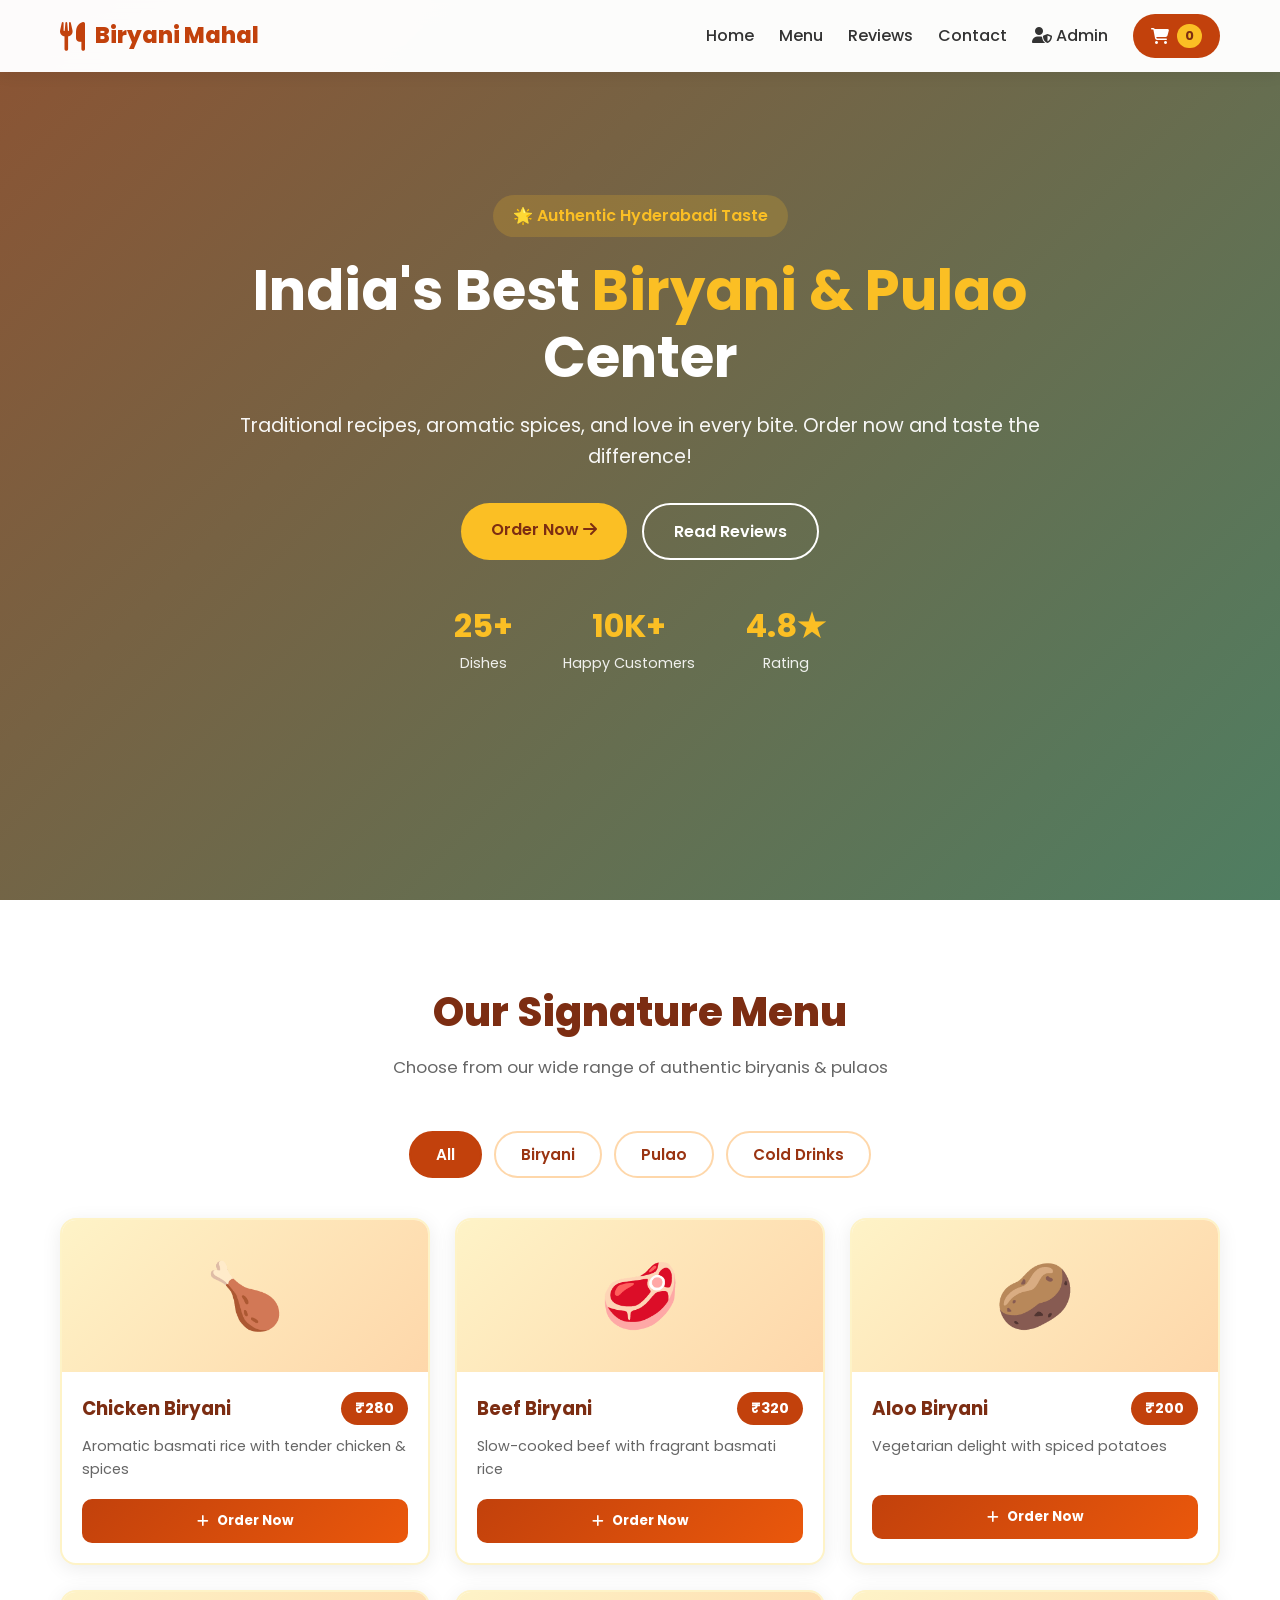
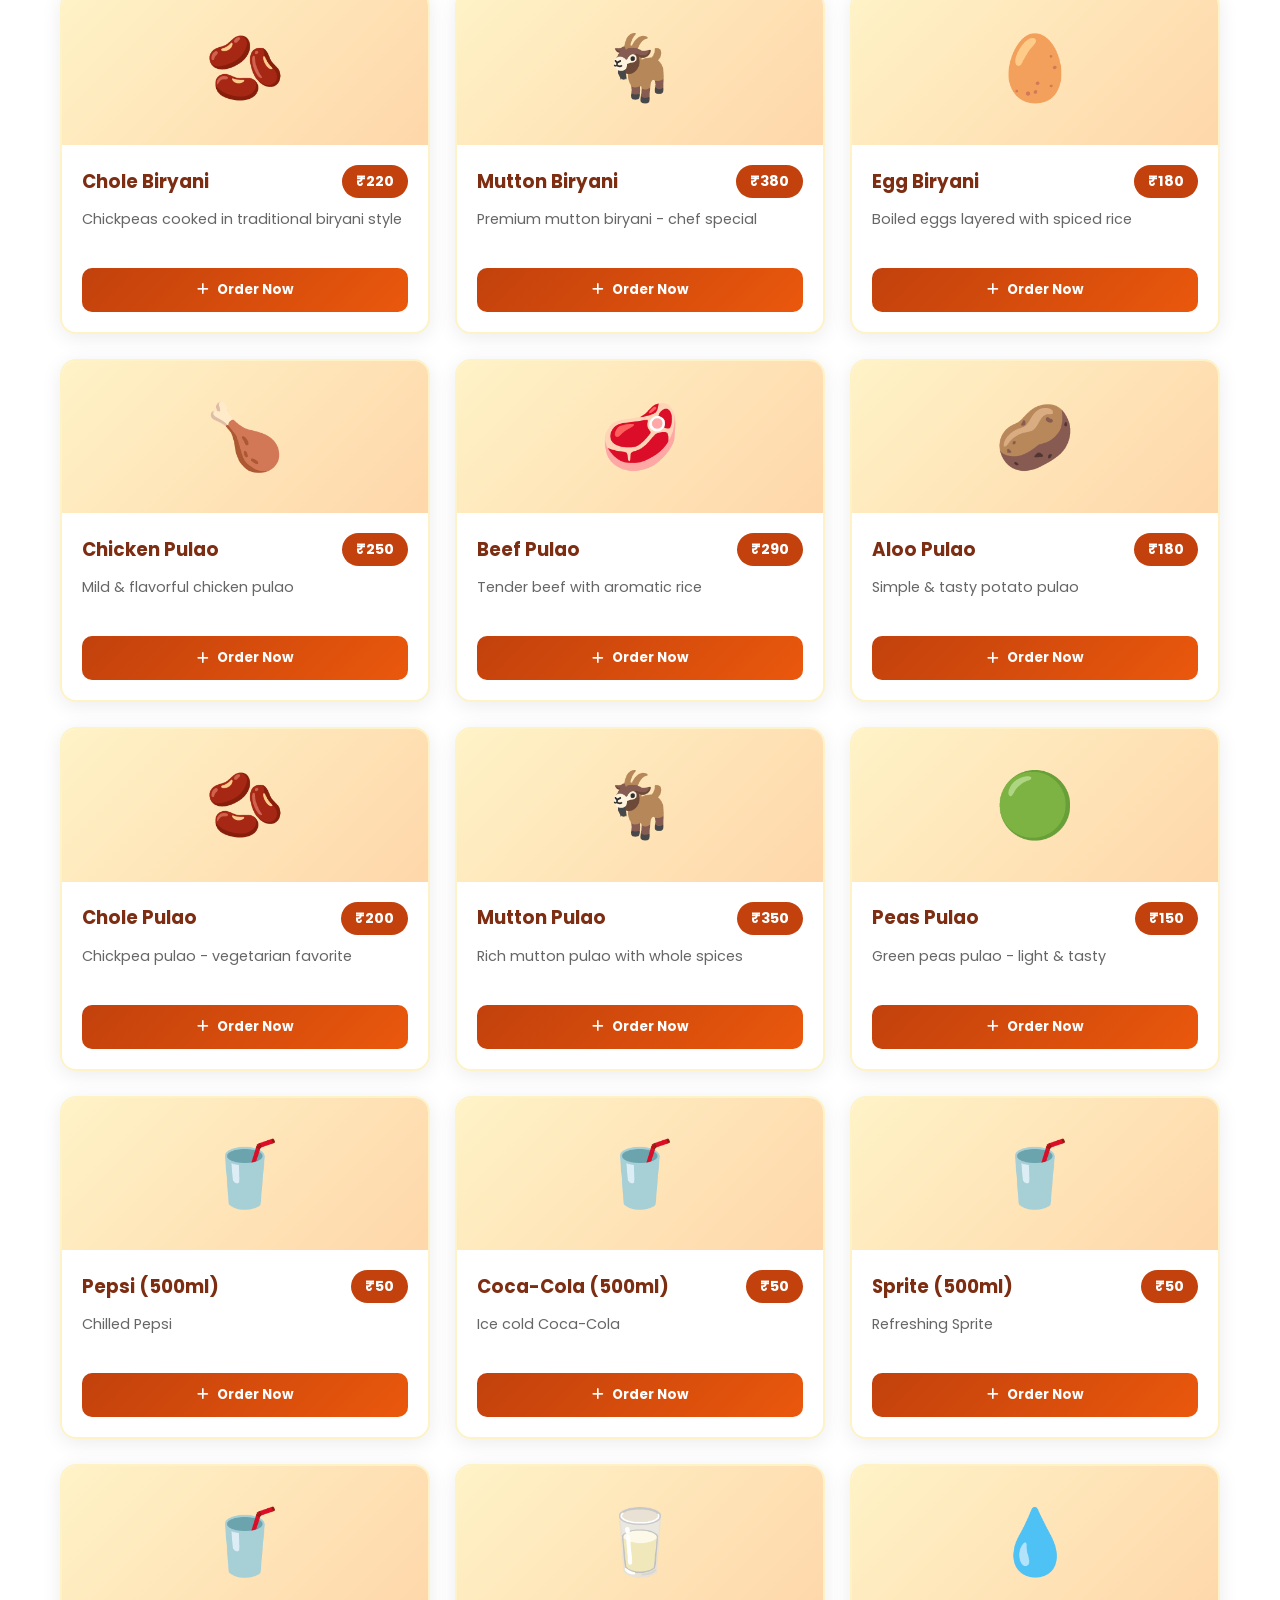
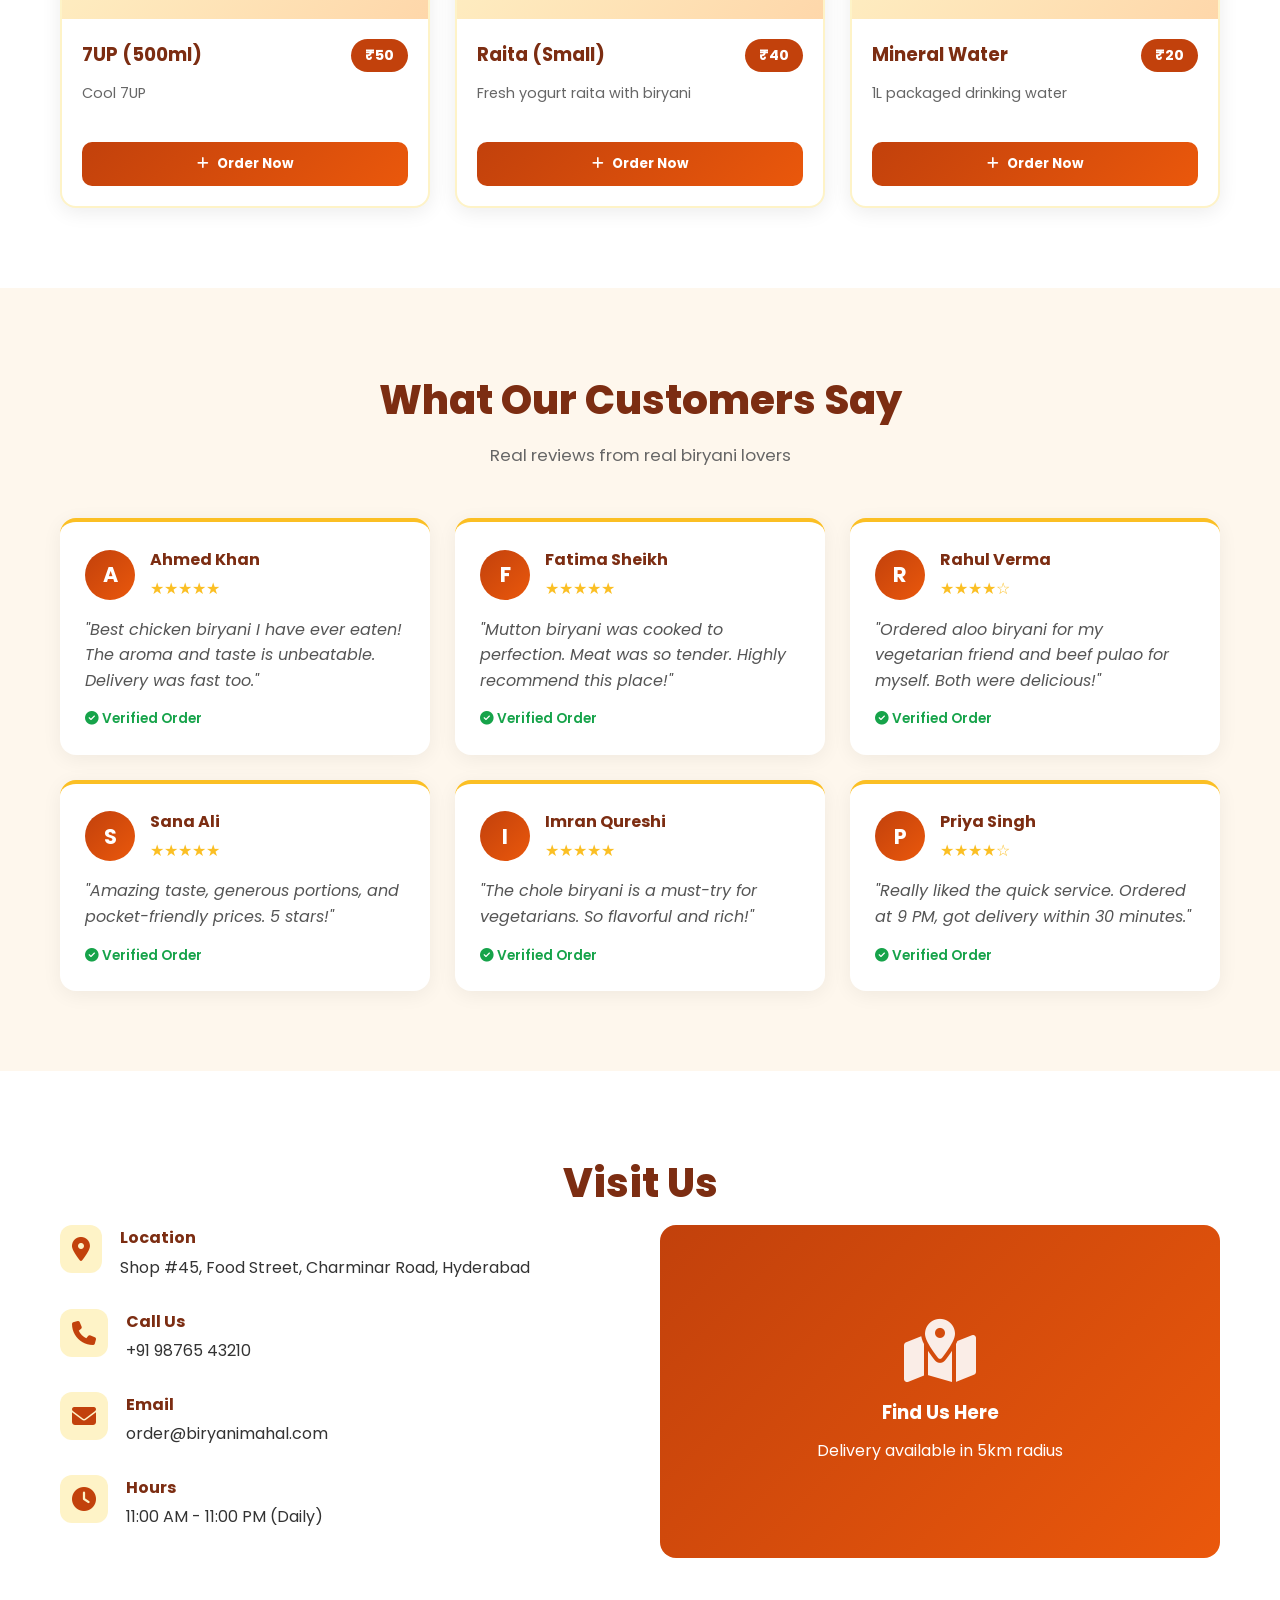
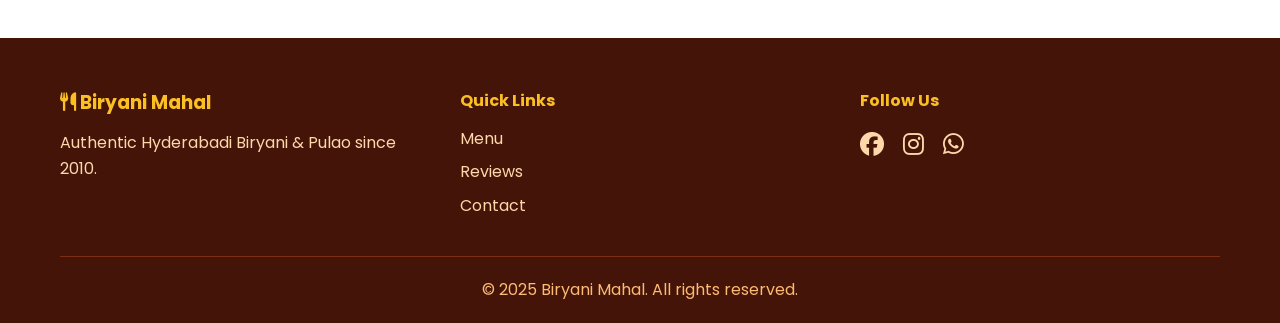
<file: index.html>
<!DOCTYPE html>
<html lang="en">
<head>
  <meta charset="UTF-8">
  <meta name="viewport" content="width=device-width, initial-scale=1.0">
  <title>Biryani Mahal - Authentic Biryani & Pulao</title>
  <link rel="stylesheet" href="css/style.css">
  <link rel="stylesheet" href="https://cdnjs.cloudflare.com/ajax/libs/font-awesome/6.4.0/css/all.min.css">
  <link href="https://fonts.googleapis.com/css2?family=Poppins:wght@300;400;600;700;800&display=swap" rel="stylesheet">
</head>
<body>

<!-- ================= NAVBAR ================= -->
<nav class="navbar">
  <div class="container nav-container">
    <div class="logo">
      <i class="fas fa-utensils"></i>
      <span>Biryani Mahal</span>
    </div>
    <ul class="nav-links" id="navLinks">
      <li><a href="#home">Home</a></li>
      <li><a href="#menu">Menu</a></li>
      <li><a href="#reviews">Reviews</a></li>
      <li><a href="#contact">Contact</a></li>
      <li><a href="admin.html"><i class="fas fa-user-shield"></i> Admin</a></li>
      <li>
        <a href="#" class="cart-btn" id="cartBtn">
          <i class="fas fa-shopping-cart"></i>
          <span class="cart-count" id="cartCount">0</span>
        </a>
      </li>
    </ul>
    <div class="hamburger" id="hamburger"><i class="fas fa-bars"></i></div>
  </div>
</nav>

<!-- ================= HERO ================= -->
<section class="hero" id="home">
  <div class="hero-overlay"></div>
  <div class="hero-content">
    <span class="tagline">🌟 Authentic Hyderabadi Taste</span>
    <h1>India's Best <span>Biryani & Pulao</span> Center</h1>
    <p>Traditional recipes, aromatic spices, and love in every bite. Order now and taste the difference!</p>
    <div class="hero-buttons">
      <a href="#menu" class="btn-primary">Order Now <i class="fas fa-arrow-right"></i></a>
      <a href="#reviews" class="btn-outline">Read Reviews</a>
    </div>
    <div class="hero-stats">
      <div><h3>25+</h3><p>Dishes</p></div>
      <div><h3>10K+</h3><p>Happy Customers</p></div>
      <div><h3>4.8★</h3><p>Rating</p></div>
    </div>
  </div>
</section>

<!-- ================= MENU ================= -->
<section class="section" id="menu">
  <div class="container">
    <h2 class="section-title">Our Signature Menu</h2>
    <p class="section-subtitle">Choose from our wide range of authentic biryanis & pulaos</p>

    <div class="filter-tabs">
      <button class="tab-btn active" data-filter="all">All</button>
      <button class="tab-btn" data-filter="biryani">Biryani</button>
      <button class="tab-btn" data-filter="pulao">Pulao</button>
      <button class="tab-btn" data-filter="drinks">Cold Drinks</button>
    </div>

    <div class="menu-grid" id="menuGrid"></div>
  </div>
</section>

<!-- ================= REVIEWS ================= -->
<section class="section bg-light" id="reviews">
  <div class="container">
    <h2 class="section-title">What Our Customers Say</h2>
    <p class="section-subtitle">Real reviews from real biryani lovers</p>
    <div class="reviews-grid" id="reviewsGrid"></div>
  </div>
</section>

<!-- ================= CONTACT ================= -->
<section class="section" id="contact">
  <div class="container">
    <h2 class="section-title">Visit Us</h2>
    <div class="contact-grid">
      <div class="contact-info">
        <div class="contact-item"><i class="fas fa-map-marker-alt"></i><div><h4>Location</h4><p>Shop #45, Food Street, Charminar Road, Hyderabad</p></div></div>
        <div class="contact-item"><i class="fas fa-phone"></i><div><h4>Call Us</h4><p>+91 98765 43210</p></div></div>
        <div class="contact-item"><i class="fas fa-envelope"></i><div><h4>Email</h4><p>order@biryanimahal.com</p></div></div>
        <div class="contact-item"><i class="fas fa-clock"></i><div><h4>Hours</h4><p>11:00 AM - 11:00 PM (Daily)</p></div></div>
      </div>
      <div class="map-box">
        <i class="fas fa-map-location-dot"></i>
        <h3>Find Us Here</h3>
        <p>Delivery available in 5km radius</p>
      </div>
    </div>
  </div>
</section>

<!-- ================= FOOTER ================= -->
<footer class="footer">
  <div class="container">
    <div class="footer-grid">
      <div>
        <h3><i class="fas fa-utensils"></i> Biryani Mahal</h3>
        <p>Authentic Hyderabadi Biryani & Pulao since 2010.</p>
      </div>
      <div>
        <h4>Quick Links</h4>
        <a href="#menu">Menu</a>
        <a href="#reviews">Reviews</a>
        <a href="#contact">Contact</a>
      </div>
      <div>
        <h4>Follow Us</h4>
        <div class="social">
          <a href="#"><i class="fab fa-facebook"></i></a>
          <a href="#"><i class="fab fa-instagram"></i></a>
          <a href="#"><i class="fab fa-whatsapp"></i></a>
        </div>
      </div>
    </div>
    <p class="copyright">© 2025 Biryani Mahal. All rights reserved.</p>
  </div>
</footer>

<!-- ================= CART MODAL ================= -->
<div class="modal" id="cartModal">
  <div class="modal-content">
    <div class="modal-header">
      <h3><i class="fas fa-shopping-cart"></i> Your Order</h3>
      <span class="close" onclick="closeModal('cartModal')">&times;</span>
    </div>
    <div id="cartItems"></div>
    <div class="cart-total">
      <div><span>Subtotal:</span><span id="subtotal">₹0</span></div>
      <div><span>Delivery:</span><span>₹50</span></div>
      <div class="grand-total"><span>Total:</span><span id="grandTotal">₹50</span></div>
    </div>
    <form id="checkoutForm" onsubmit="placeOrder(event)">
      <h4>Delivery Details</h4>
      <input type="text" id="custName" placeholder="Full Name *" required>
      <input type="tel" id="custPhone" placeholder="Phone Number *" required pattern="[0-9]{10}">
      <textarea id="custAddress" rows="2" placeholder="Delivery Address *" required></textarea>
      <select id="paymentMode" required>
        <option value="">Payment Mode *</option>
        <option value="Cash on Delivery">Cash on Delivery</option>
        <option value="UPI">UPI / Online</option>
      </select>
      <button type="submit" class="btn-primary btn-full">
        <i class="fas fa-check"></i> Place Order
      </button>
    </form>
  </div>
</div>

<!-- ================= ORDER SUCCESS MODAL ================= -->
<div class="modal" id="successModal">
  <div class="modal-content success-content">
    <i class="fas fa-check-circle success-icon"></i>
    <h2>Order Placed!</h2>
    <p>Your delicious food is being prepared.</p>
    <div class="order-id-box">
      <span>Order ID:</span>
      <strong id="successOrderId">#0000</strong>
    </div>
    <p class="small">Our delivery partner will contact you shortly.</p>
    <button class="btn-primary btn-full" onclick="closeModal('successModal')">Great!</button>
  </div>
</div>

<script src="js/menu.js"></script>
<script src="js/cart.js"></script>
<script src="js/main.js"></script>
</body>
</html>
</file>
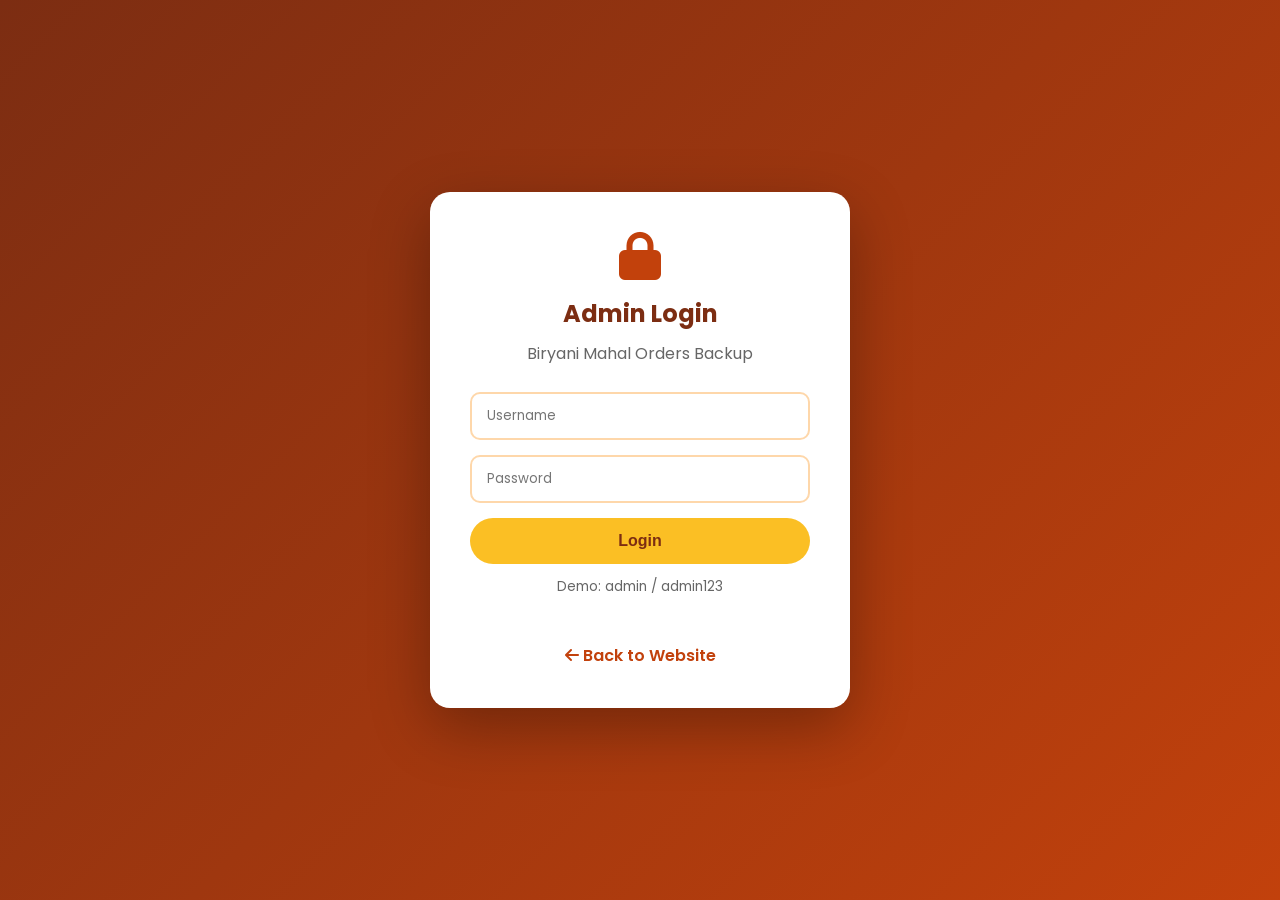
<file: admin.html>
<!DOCTYPE html>
<html lang="en">
<head>
  <meta charset="UTF-8">
  <title>Admin - Biryani Mahal</title>
  <link rel="stylesheet" href="css/style.css">
  <link rel="stylesheet" href="https://cdnjs.cloudflare.com/ajax/libs/font-awesome/6.4.0/css/all.min.css">
  <link href="https://fonts.googleapis.com/css2?family=Poppins:wght@300;400;600;700&display=swap" rel="stylesheet">
</head>
<body class="admin-body">

<div class="admin-login" id="adminLogin">
  <div class="admin-login-box">
    <i class="fas fa-lock admin-lock"></i>
    <h2>Admin Login</h2>
    <p>Biryani Mahal Orders Backup</p>
    <form onsubmit="adminLogin(event)">
      <input type="text" id="adminUser" placeholder="Username" required>
      <input type="password" id="adminPass" placeholder="Password" required>
      <button type="submit" class="btn-primary btn-full">Login</button>
      <p class="hint">Demo: admin / admin123</p>
    </form>
    <a href="index.html" class="back-link"><i class="fas fa-arrow-left"></i> Back to Website</a>
  </div>
</div>

<div class="admin-panel" id="adminPanel" style="display:none;">
  <header class="admin-header">
    <div class="admin-header-left">
      <i class="fas fa-utensils"></i>
      <h1>Biryani Mahal - Order Backup</h1>
    </div>
    <div class="admin-header-right">
      <button class="btn-export" onclick="exportOrders()"><i class="fas fa-download"></i> Export CSV</button>
      <button class="btn-logout" onclick="adminLogout()"><i class="fas fa-sign-out-alt"></i> Logout</button>
    </div>
  </header>

  <div class="admin-container">
    <div class="admin-stats">
      <div class="stat-card blue"><i class="fas fa-receipt"></i><div><h3 id="statTotal">0</h3><p>Total Orders</p></div></div>
      <div class="stat-card green"><i class="fas fa-rupee-sign"></i><div><h3 id="statRevenue">₹0</h3><p>Total Revenue</p></div></div>
      <div class="stat-card orange"><i class="fas fa-clock"></i><div><h3 id="statPending">0</h3><p>Pending</p></div></div>
      <div class="stat-card purple"><i class="fas fa-check-circle"></i><div><h3 id="statDelivered">0</h3><p>Delivered</p></div></div>
    </div>

    <div class="admin-controls">
      <input type="text" id="orderSearch" placeholder="🔍 Search by Order ID, Name, Phone..." onkeyup="renderOrders()">
      <select id="statusFilter" onchange="renderOrders()">
        <option value="">All Status</option>
        <option value="Pending">Pending</option>
        <option value="Preparing">Preparing</option>
        <option value="Out for Delivery">Out for Delivery</option>
        <option value="Delivered">Delivered</option>
        <option value="Cancelled">Cancelled</option>
      </select>
      <button class="btn-danger" onclick="clearAllOrders()"><i class="fas fa-trash"></i> Clear All</button>
    </div>

    <div class="orders-list" id="ordersList"></div>
  </div>
</div>

<script src="js/admin.js"></script>
</body>
</html>
</file>
<file: css/style.css>
/* ============ RESET ============ */
* { margin: 0; padding: 0; box-sizing: border-box; }
body { font-family: 'Poppins', sans-serif; line-height: 1.6; color: #333; background: #fff; }
a { text-decoration: none; color: inherit; }
img { max-width: 100%; }
.container { max-width: 1200px; margin: 0 auto; padding: 0 20px; }

/* ============ NAVBAR ============ */
.navbar {
  position: fixed; top: 0; width: 100%; z-index: 1000;
  background: rgba(255,255,255,0.98); backdrop-filter: blur(10px);
  box-shadow: 0 2px 15px rgba(0,0,0,0.08);
}
.nav-container { display: flex; justify-content: space-between; align-items: center; padding: 14px 20px; }
.logo { display: flex; align-items: center; gap: 10px; font-size: 1.4rem; font-weight: 800; color: #c2410c; }
.logo i { font-size: 1.8rem; }
.nav-links { display: flex; list-style: none; gap: 25px; align-items: center; }
.nav-links a { font-weight: 500; transition: color 0.3s; color: #333; }
.nav-links a:hover { color: #c2410c; }
.cart-btn {
  position: relative; background: #c2410c; color: #fff !important;
  padding: 10px 18px; border-radius: 25px; display: flex; align-items: center; gap: 8px;
}
.cart-btn:hover { background: #9a3412; }
.cart-count {
  background: #fbbf24; color: #7c2d12; font-weight: 700;
  padding: 2px 8px; border-radius: 12px; font-size: 0.8rem; min-width: 22px; text-align: center;
}
.hamburger { display: none; font-size: 1.5rem; cursor: pointer; }

/* ============ HERO ============ */
.hero {
  height: 100vh; min-height: 600px;
  background: url('https://images.unsplash.com/photo-1563379091339-03b21ab4a4f8?w=1600') center/cover;
  position: relative; display: flex; align-items: center; justify-content: center;
  text-align: center; color: #fff; padding: 0 20px;
}
.hero-overlay { position: absolute; inset: 0; background: linear-gradient(135deg, rgba(120,53,15,0.85), rgba(20,83,45,0.75)); }
.hero-content { position: relative; z-index: 1; max-width: 800px; }
.tagline { display: inline-block; background: rgba(251,191,36,0.2); color: #fbbf24; padding: 8px 20px; border-radius: 25px; font-weight: 600; margin-bottom: 20px; }
.hero h1 { font-size: 3.5rem; margin-bottom: 20px; line-height: 1.2; }
.hero h1 span { color: #fbbf24; }
.hero p { font-size: 1.2rem; margin-bottom: 30px; opacity: 0.95; }
.hero-buttons { display: flex; gap: 15px; justify-content: center; flex-wrap: wrap; margin-bottom: 40px; }
.btn-primary, .btn-outline {
  display: inline-block; padding: 14px 30px; border-radius: 50px;
  font-weight: 600; transition: 0.3s; border: none; cursor: pointer; font-size: 1rem;
}
.btn-primary { background: #fbbf24; color: #7c2d12; }
.btn-primary:hover { background: #f59e0b; transform: translateY(-2px); box-shadow: 0 8px 20px rgba(251,191,36,0.4); }
.btn-outline { background: transparent; color: #fff; border: 2px solid #fff; }
.btn-outline:hover { background: #fff; color: #7c2d12; }
.btn-full { width: 100%; }
.hero-stats { display: flex; justify-content: center; gap: 50px; flex-wrap: wrap; }
.hero-stats h3 { font-size: 2rem; color: #fbbf24; }
.hero-stats p { font-size: 0.9rem; opacity: 0.9; }

/* ============ SECTIONS ============ */
.section { padding: 80px 0; }
.bg-light { background: #fef7ed; }
.section-title { text-align: center; font-size: 2.5rem; margin-bottom: 10px; color: #7c2d12; font-weight: 800; }
.section-subtitle { text-align: center; color: #666; margin-bottom: 50px; font-size: 1.05rem; }

/* ============ FILTER TABS ============ */
.filter-tabs { display: flex; justify-content: center; gap: 12px; margin-bottom: 40px; flex-wrap: wrap; }
.tab-btn {
  padding: 10px 25px; border: 2px solid #fed7aa; background: #fff;
  color: #9a3412; border-radius: 30px; cursor: pointer; font-weight: 600;
  transition: 0.3s; font-family: inherit; font-size: 0.95rem;
}
.tab-btn:hover { border-color: #c2410c; }
.tab-btn.active { background: #c2410c; color: #fff; border-color: #c2410c; }

/* ============ MENU GRID ============ */
.menu-grid { display: grid; grid-template-columns: repeat(auto-fill, minmax(280px, 1fr)); gap: 25px; }
.menu-card {
  background: #fff; border-radius: 16px; overflow: hidden;
  box-shadow: 0 4px 20px rgba(0,0,0,0.08); transition: 0.3s;
  border: 2px solid #fef3c7;
}
.menu-card:hover { transform: translateY(-8px); box-shadow: 0 12px 35px rgba(194,65,12,0.2); border-color: #fbbf24; }
.menu-emoji {
  font-size: 4rem; text-align: center; padding: 25px;
  background: linear-gradient(135deg, #fef3c7, #fed7aa);
}
.menu-body { padding: 20px; }
.menu-head { display: flex; justify-content: space-between; align-items: center; margin-bottom: 10px; gap: 10px; }
.menu-head h3 { color: #7c2d12; font-size: 1.15rem; }
.price { background: #c2410c; color: #fff; padding: 5px 14px; border-radius: 20px; font-weight: 700; font-size: 0.9rem; white-space: nowrap; }
.desc { color: #666; font-size: 0.9rem; margin-bottom: 18px; min-height: 42px; }
.btn-order {
  width: 100%; padding: 12px; background: linear-gradient(135deg, #c2410c, #ea580c);
  color: #fff; border: none; border-radius: 10px; cursor: pointer;
  font-weight: 700; font-family: inherit; transition: 0.3s;
  display: flex; align-items: center; justify-content: center; gap: 8px;
}
.btn-order:hover { background: linear-gradient(135deg, #9a3412, #c2410c); transform: scale(1.02); }

/* ============ REVIEWS ============ */
.reviews-grid { display: grid; grid-template-columns: repeat(auto-fill, minmax(300px, 1fr)); gap: 25px; }
.review-card {
  background: #fff; padding: 25px; border-radius: 16px;
  box-shadow: 0 4px 20px rgba(0,0,0,0.06); border-top: 4px solid #fbbf24;
  transition: 0.3s;
}
.review-card:hover { transform: translateY(-4px); }
.review-head { display: flex; gap: 15px; margin-bottom: 15px; align-items: center; }
.avatar {
  width: 50px; height: 50px; border-radius: 50%;
  background: linear-gradient(135deg, #c2410c, #ea580c);
  color: #fff; display: flex; align-items: center; justify-content: center;
  font-weight: 700; font-size: 1.3rem;
}
.review-head h4 { color: #7c2d12; margin-bottom: 3px; }
.stars { color: #fbbf24; font-size: 1rem; }
.review-text { color: #555; font-style: italic; margin-bottom: 15px; }
.review-verified { color: #16a34a; font-size: 0.85rem; font-weight: 600; }

/* ============ CONTACT ============ */
.contact-grid { display: grid; grid-template-columns: 1fr 1fr; gap: 40px; }
.contact-item { display: flex; gap: 18px; margin-bottom: 28px; align-items: flex-start; }
.contact-item i { font-size: 1.5rem; color: #c2410c; background: #fef3c7; padding: 12px; border-radius: 12px; }
.contact-item h4 { color: #7c2d12; margin-bottom: 4px; }
.map-box {
  background: linear-gradient(135deg, #c2410c, #ea580c); color: #fff;
  padding: 40px; border-radius: 16px; text-align: center;
  display: flex; flex-direction: column; justify-content: center; align-items: center;
}
.map-box i { font-size: 4rem; margin-bottom: 15px; opacity: 0.9; }
.map-box h3 { margin-bottom: 10px; }

/* ============ FOOTER ============ */
.footer { background: #431407; color: #fed7aa; padding: 50px 0 20px; }
.footer-grid { display: grid; grid-template-columns: repeat(auto-fit, minmax(200px, 1fr)); gap: 40px; margin-bottom: 30px; }
.footer h3 { color: #fbbf24; margin-bottom: 12px; }
.footer h4 { color: #fbbf24; margin-bottom: 12px; }
.footer a { display: block; margin-bottom: 8px; transition: color 0.3s; }
.footer a:hover { color: #fbbf24; }
.social a { display: inline-block; margin-right: 15px; font-size: 1.5rem; }
.copyright { text-align: center; padding-top: 20px; border-top: 1px solid #7c2d12; color: #fdba74; }

/* ============ MODAL ============ */
.modal {
  display: none; position: fixed; inset: 0; background: rgba(0,0,0,0.6);
  z-index: 2000; align-items: center; justify-content: center; padding: 20px;
  backdrop-filter: blur(4px);
}
.modal.active { display: flex; }
.modal-content {
  background: #fff; border-radius: 18px; width: 100%; max-width: 550px;
  max-height: 90vh; overflow-y: auto; padding: 25px; animation: slideUp 0.3s ease;
}
@keyframes slideUp { from { transform: translateY(30px); opacity: 0; } to { transform: translateY(0); opacity: 1; } }
.modal-header { display: flex; justify-content: space-between; align-items: center; margin-bottom: 20px; }
.modal-header h3 { color: #7c2d12; }
.close { font-size: 2rem; cursor: pointer; color: #888; line-height: 1; }
.close:hover { color: #dc2626; }

/* ============ CART ITEMS ============ */
.cart-item {
  display: flex; align-items: center; gap: 12px; padding: 12px;
  background: #fef7ed; border-radius: 12px; margin-bottom: 10px;
}
.ci-emoji { font-size: 1.8rem; }
.ci-info { flex: 1; }
.ci-info h4 { font-size: 0.95rem; color: #7c2d12; margin-bottom: 3px; }
.ci-info p { font-size: 0.85rem; color: #666; }
.ci-qty { display: flex; align-items: center; gap: 8px; }
.ci-qty button {
  width: 28px; height: 28px; border-radius: 50%; border: none;
  background: #c2410c; color: #fff; cursor: pointer; font-weight: 700;
}
.ci-qty button:hover { background: #9a3412; }
.ci-qty span { font-weight: 700; min-width: 20px; text-align: center; }
.ci-remove { background: #fee2e2; color: #dc2626; border: none; padding: 8px; border-radius: 8px; cursor: pointer; }
.ci-remove:hover { background: #fecaca; }
.empty-cart { text-align: center; padding: 40px; color: #999; }
.empty-cart i { font-size: 3rem; margin-bottom: 15px; }

.cart-total { background: #fef3c7; padding: 15px; border-radius: 12px; margin: 15px 0; }
.cart-total div { display: flex; justify-content: space-between; margin-bottom: 8px; }
.grand-total { border-top: 2px solid #fbbf24; padding-top: 8px; font-size: 1.15rem; font-weight: 800; color: #7c2d12; }

/* ============ CHECKOUT FORM ============ */
#checkoutForm h4 { color: #7c2d12; margin: 15px 0 10px; }
#checkoutForm input, #checkoutForm textarea, #checkoutForm select {
  width: 100%; padding: 12px 15px; margin-bottom: 12px;
  border: 2px solid #fed7aa; border-radius: 10px;
  font-family: inherit; font-size: 0.95rem; transition: 0.3s;
}
#checkoutForm input:focus, #checkoutForm textarea:focus, #checkoutForm select:focus {
  outline: none; border-color: #c2410c; box-shadow: 0 0 0 3px rgba(194,65,12,0.1);
}

/* ============ SUCCESS MODAL ============ */
.success-content { text-align: center; padding: 40px 25px; }
.success-icon { font-size: 5rem; color: #16a34a; margin-bottom: 15px; animation: popIn 0.5s ease; }
@keyframes popIn { 0% { transform: scale(0); } 80% { transform: scale(1.1); } 100% { transform: scale(1); } }
.success-content h2 { color: #16a34a; margin-bottom: 10px; }
.order-id-box { background: #fef3c7; padding: 15px; border-radius: 12px; margin: 20px 0; font-size: 1.2rem; }
.order-id-box strong { color: #c2410c; }
.small { color: #888; font-size: 0.9rem; }

/* ============ TOAST ============ */
.toast {
  position: fixed; bottom: 30px; left: 50%; transform: translateX(-50%) translateY(100px);
  background: #16a34a; color: #fff; padding: 14px 28px; border-radius: 12px;
  font-weight: 600; z-index: 3000; transition: 0.3s; box-shadow: 0 8px 25px rgba(0,0,0,0.2);
}
.toast.show { transform: translateX(-50%) translateY(0); }

/* ============ ADMIN PANEL ============ */
.admin-body { background: #f5f5f4; min-height: 100vh; }

.admin-login {
  min-height: 100vh; display: flex; align-items: center; justify-content: center;
  background: linear-gradient(135deg, #7c2d12, #c2410c); padding: 20px;
}
.admin-login-box {
  background: #fff; padding: 40px; border-radius: 20px; max-width: 420px; width: 100%;
  box-shadow: 0 20px 60px rgba(0,0,0,0.3); text-align: center;
}
.admin-lock { font-size: 3rem; color: #c2410c; margin-bottom: 15px; }
.admin-login-box h2 { color: #7c2d12; margin-bottom: 8px; }
.admin-login-box p { color: #666; margin-bottom: 25px; }
.admin-login-box input {
  width: 100%; padding: 12px 15px; margin-bottom: 15px;
  border: 2px solid #fed7aa; border-radius: 10px; font-family: inherit;
}
.admin-login-box input:focus { outline: none; border-color: #c2410c; }
.hint { text-align: center; color: #888; font-size: 0.85rem; margin-top: 12px; }
.back-link { display: inline-block; margin-top: 20px; color: #c2410c; font-weight: 600; }

.admin-header {
  background: #431407; color: #fff; padding: 20px 30px;
  display: flex; justify-content: space-between; align-items: center; flex-wrap: wrap; gap: 15px;
}
.admin-header-left { display: flex; align-items: center; gap: 12px; }
.admin-header-left i { font-size: 1.8rem; color: #fbbf24; }
.admin-header-left h1 { font-size: 1.4rem; }
.admin-header-right { display: flex; gap: 10px; }
.btn-export, .btn-logout {
  padding: 10px 18px; border-radius: 8px; border: none; cursor: pointer;
  font-weight: 600; font-family: inherit; display: flex; align-items: center; gap: 6px;
}
.btn-export { background: #16a34a; color: #fff; }
.btn-export:hover { background: #15803d; }
.btn-logout { background: #dc2626; color: #fff; }
.btn-logout:hover { background: #b91c1c; }

.admin-container { max-width: 1300px; margin: 0 auto; padding: 25px; }

.admin-stats {
  display: grid; grid-template-columns: repeat(auto-fit, minmax(200px, 1fr));
  gap: 18px; margin-bottom: 25px;
}
.stat-card {
  padding: 22px; border-radius: 14px; color: #fff;
  display: flex; align-items: center; gap: 15px; box-shadow: 0 4px 15px rgba(0,0,0,0.1);
}
.stat-card i { font-size: 2rem; opacity: 0.9; }
.stat-card h3 { font-size: 1.6rem; }
.stat-card p { opacity: 0.9; font-size: 0.85rem; }
.stat-card.blue { background: linear-gradient(135deg, #1e40af, #3b82f6); }
.stat-card.green { background: linear-gradient(135deg, #16a34a, #22c55e); }
.stat-card.orange { background: linear-gradient(135deg, #ea580c, #f97316); }
.stat-card.purple { background: linear-gradient(135deg, #7c3aed, #a855f7); }

.admin-controls {
  display: flex; gap: 12px; margin-bottom: 20px; flex-wrap: wrap;
}
.admin-controls input, .admin-controls select {
  padding: 12px 15px; border: 2px solid #e5e7eb; border-radius: 10px;
  font-family: inherit; flex: 1; min-width: 200px; background: #fff;
}
.admin-controls input:focus, .admin-controls select:focus { outline: none; border-color: #c2410c; }
.btn-danger {
  background: #dc2626; color: #fff; border: none; padding: 12px 20px;
  border-radius: 10px; cursor: pointer; font-weight: 600; font-family: inherit;
  display: flex; align-items: center; gap: 8px;
}
.btn-danger:hover { background: #b91c1c; }

/* ORDER CARDS */
.order-card {
  background: #fff; border-radius: 14px; padding: 20px; margin-bottom: 15px;
  box-shadow: 0 2px 10px rgba(0,0,0,0.06); border-left: 5px solid #c2410c;
}
.order-top { display: flex; justify-content: space-between; align-items: flex-start; margin-bottom: 15px; flex-wrap: wrap; gap: 10px; }
.order-top h3 { color: #7c2d12; }
.order-date { color: #888; font-size: 0.85rem; }
.status-badge {
  padding: 6px 15px; border-radius: 20px; font-size: 0.82rem; font-weight: 700;
  text-transform: uppercase; letter-spacing: 0.3px;
}
.status-pending { background: #fef3c7; color: #92400e; }
.status-preparing { background: #dbeafe; color: #1e40af; }
.status-out-for-delivery { background: #fed7aa; color: #9a3412; }
.status-delivered { background: #dcfce7; color: #166534; }
.status-cancelled { background: #fee2e2; color: #991b1b; }

.order-body { display: grid; grid-template-columns: 1fr 1fr; gap: 20px; margin-bottom: 15px; }
.order-customer h4, .order-items h4 { color: #7c2d12; margin-bottom: 10px; font-size: 0.95rem; }
.order-customer p, .order-items p { font-size: 0.9rem; color: #555; margin-bottom: 4px; }
.order-total-line {
  border-top: 1px solid #fed7aa; margin-top: 10px; padding-top: 10px;
  display: flex; flex-wrap: wrap; gap: 10px; justify-content: space-between; font-size: 0.9rem;
}
.order-total-line strong { color: #c2410c; font-size: 1rem; }
.order-actions {
  display: flex; gap: 10px; align-items: center; flex-wrap: wrap;
  padding-top: 15px; border-top: 1px solid #f5f5f4;
}
.order-actions label { font-weight: 600; color: #666; font-size: 0.85rem; }
.order-actions select {
  padding: 8px 12px; border: 2px solid #fed7aa; border-radius: 8px;
  font-family: inherit; cursor: pointer;
}
.btn-delete-order {
  background: #fee2e2; color: #dc2626; border: none;
  padding: 8px 15px; border-radius: 8px; cursor: pointer; font-weight: 600;
  margin-left: auto;
}
.btn-delete-order:hover { background: #fecaca; }
.empty-orders { text-align: center; padding: 60px 20px; color: #999; background: #fff; border-radius: 14px; }
.empty-orders i { font-size: 3rem; margin-bottom: 15px; }

/* ============ RESPONSIVE ============ */
@media (max-width: 900px) {
  .contact-grid { grid-template-columns: 1fr; }
  .order-body { grid-template-columns: 1fr; }
}
@media (max-width: 768px) {
  .nav-links { display: none; position: absolute; top: 65px; left: 0; right: 0; background: #fff; flex-direction: column; padding: 20px; box-shadow: 0 4px 12px rgba(0,0,0,0.1); gap: 15px; }
  .nav-links.active { display: flex; }
  .hamburger { display: block; }
  .hero h1 { font-size: 2rem; }
  .hero p { font-size: 1rem; }
  .hero-stats { gap: 25px; }
  .section { padding: 50px 0; }
  .section-title { font-size: 1.8rem; }
  .admin-header { padding: 15px 20px; }
  .admin-header-left h1 { font-size: 1.1rem; }
  .admin-container { padding: 15px; }
  .btn-delete-order { margin-left: 0; }
}
</file>
